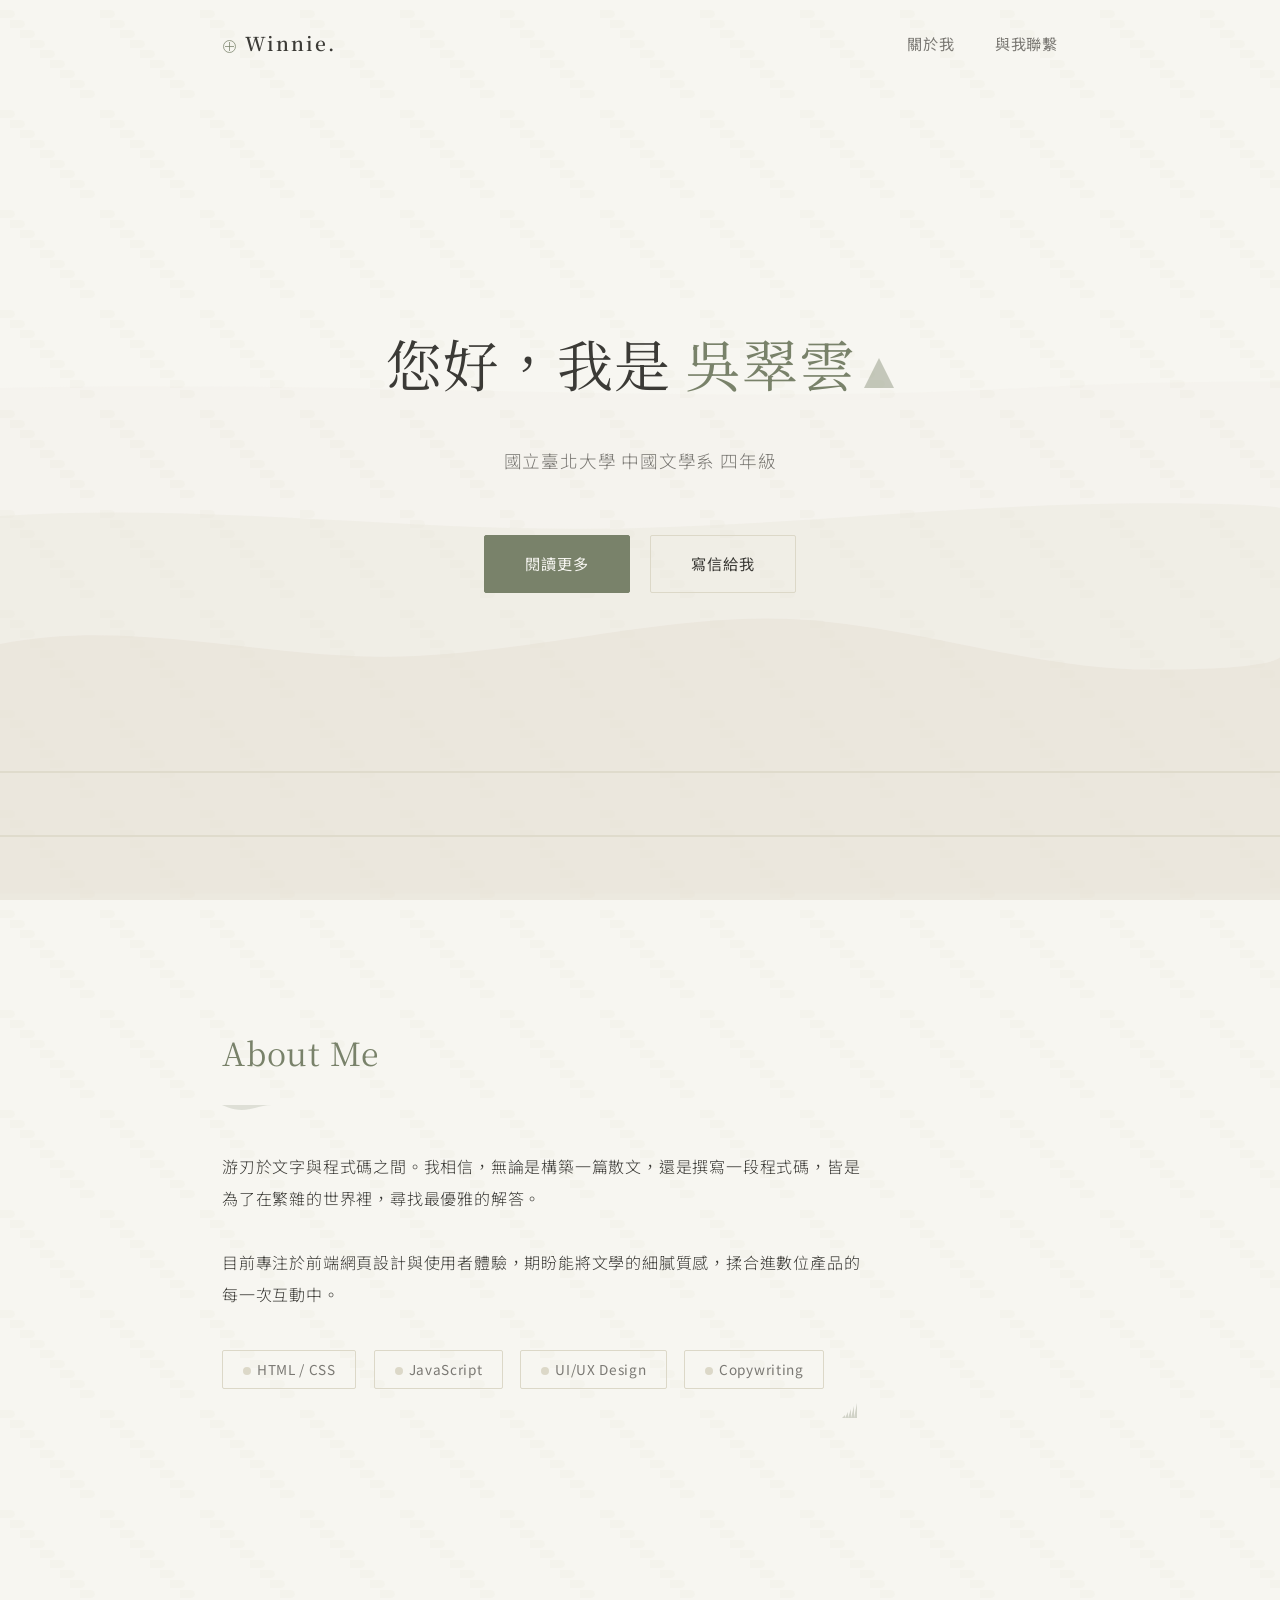
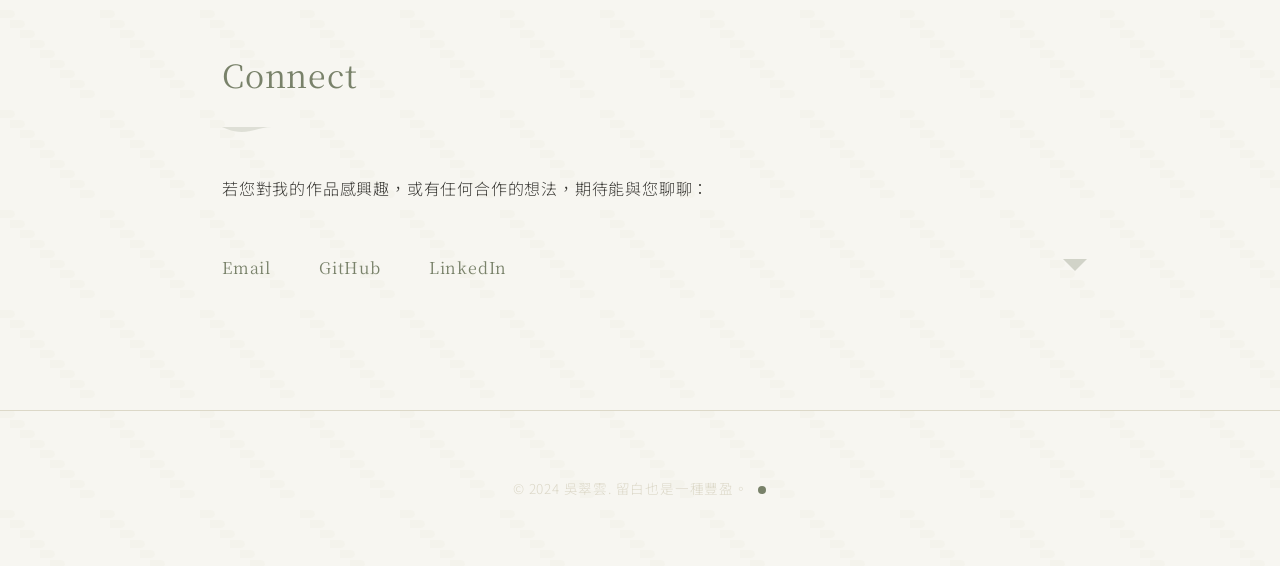
<file: index.html>
<!DOCTYPE html>
<html lang="zh-Hant">
<head>
    <meta charset="UTF-8">
    <meta name="viewport" content="width=device-width, initial-scale=1.0">
    <title>Winnie Wu | 吳翠雲</title>
    <link href="https://fonts.googleapis.com/css2?family=Noto+Serif+TC:wght@400;600&family=Noto+Sans+TC:wght@300;400;500&display=swap" rel="stylesheet">
    <link rel="stylesheet" href="styles.css">
</head>
<body>

    <nav class="navbar">
        <div class="container">
            <div class="logo">Winnie.</div>
            <ul class="nav-links">
                <li><a href="#about">關於我</a></li>
                <li><a href="#contact">與我聯繫</a></li>
            </ul>
        </div>
    </nav>

    <header class="hero section">
        <div class="container">
            <h1 class="hero-title">您好，我是 <span class="highlight">吳翠雲</span></h1>
            <p class="hero-subtitle">國立臺北大學 中國文學系 四年級</p>
            <div class="hero-cta">
                <a href="#about" class="btn btn-primary">閱讀更多</a>
                <a href="#contact" class="btn btn-outline">寫信給我</a>
            </div>
        </div>
    </header>

    <section id="about" class="about section">
        <div class="container">
            <h2 class="section-title">About Me</h2>
            <div class="about-content with-pattern">
                <p>
                    游刃於文字與程式碼之間。我相信，無論是構築一篇散文，還是撰寫一段程式碼，皆是為了在繁雜的世界裡，尋找最優雅的解答。<br><br>
                    目前專注於前端網頁設計與使用者體驗，期盼能將文學的細膩質感，揉合進數位產品的每一次互動中。
                </p>
                <div class="skills-tags">
                    <span class="tag">HTML / CSS</span>
                    <span class="tag">JavaScript</span>
                    <span class="tag">UI/UX Design</span>
                    <span class="tag">Copywriting</span>
                </div>
            </div>
        </div>
    </section>

    <section id="contact" class="contact section">
        <div class="container">
            <h2 class="section-title">Connect</h2>
            <p class="contact-desc">若您對我的作品感興趣，或有任何合作的想法，期待能與您聊聊：</p>
            <div class="contact-links">
                <a href="mailto:s411181018@gm.ntpu.edu.tw.com" class="contact-item">Email</a>
                <a href="https://github.com/your-username" target="_blank" class="contact-item">GitHub</a>
                <a href="https://linkedin.com/in/your-profile" target="_blank" class="contact-item">LinkedIn</a>
            </div>
        </div>
    </section>

    <footer class="footer">
        <p>&copy; 2024 吳翠雲. 留白也是一種豐盈。</p>
    </footer>

    <script src="script.js"></script>
</body>
</html>
</file>
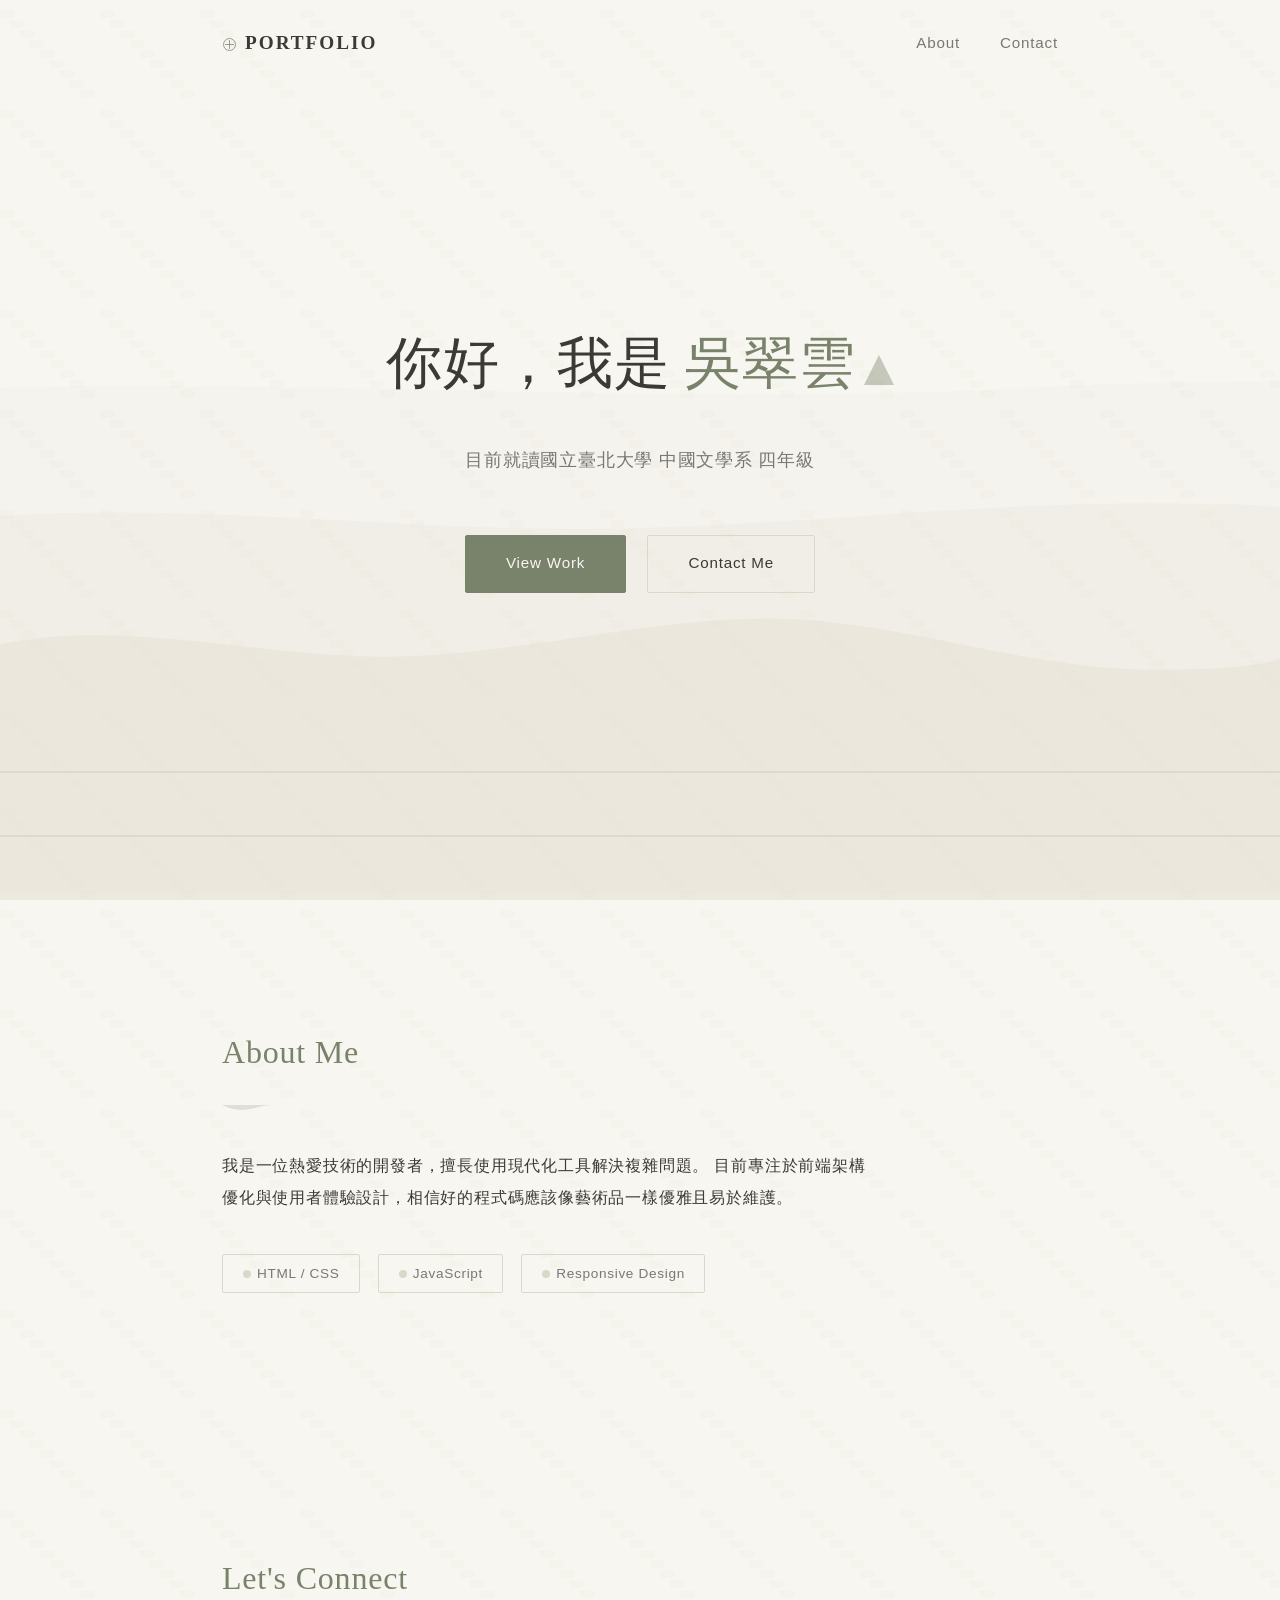
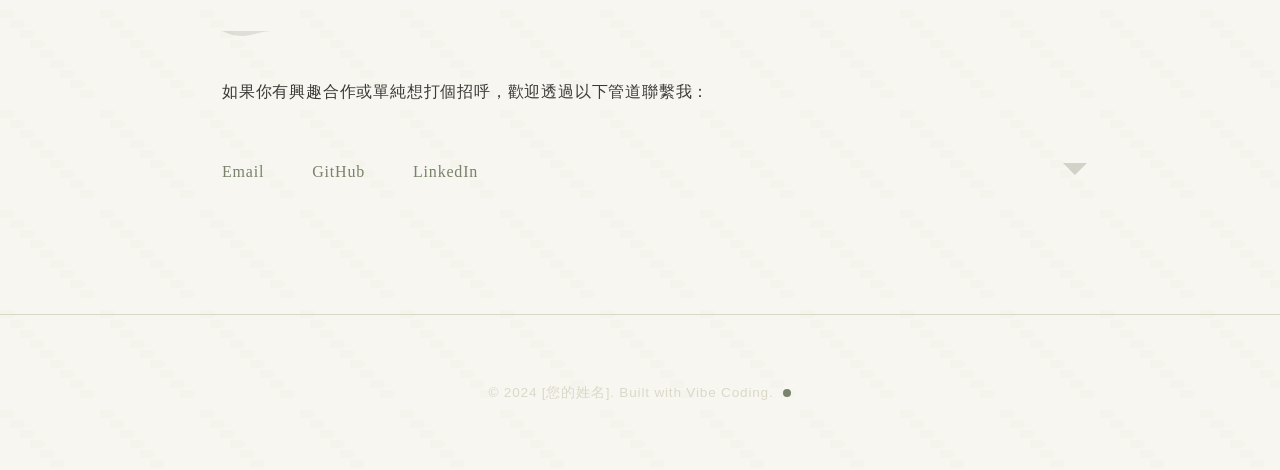
<file: 411181018 .html>
<!DOCTYPE html>
<html lang="zh-Hant">
<head>
    <meta charset="UTF-8">
    <meta name="viewport" content="width=device-width, initial-scale=1.0">
    <title>Winnie作品集</title>
    <link rel="stylesheet" href="styles.css">
</head>
<body>

    <nav class="navbar">
        <div class="container">
            <div class="logo">PORTFOLIO</div>
            <ul class="nav-links">
                <li><a href="#about">About</a></li>
                <li><a href="#contact">Contact</a></li>
            </ul>
        </div>
    </nav>

    <header class="hero section">
        <div class="container">
            <h1 class="hero-title">你好，我是 <span class="highlight">吳翠雲</span></h1>
            <p class="hero-subtitle">目前就讀國立臺北大學 中國文學系 四年級</p>
            <div class="hero-cta">
                <a href="#about" class="btn btn-primary">View Work</a>
                <a href="#contact" class="btn btn-outline">Contact Me</a>
            </div>
        </div>
    </header>

    <section id="about" class="about section">
        <div class="container">
            <h2 class="section-title">About Me</h2>
            <div class="about-content">
                <p>
                    我是一位熱愛技術的開發者，擅長使用現代化工具解決複雜問題。
                    目前專注於前端架構優化與使用者體驗設計，相信好的程式碼應該像藝術品一樣優雅且易於維護。
                </p>
                <div class="skills-tags">
                    <span class="tag">HTML / CSS</span>
                    <span class="tag">JavaScript</span>
                    <span class="tag">Responsive Design</span>
                </div>
            </div>
        </div>
    </section>

    <section id="contact" class="contact section">
        <div class="container">
            <h2 class="section-title">Let's Connect</h2>
            <p class="contact-desc">如果你有興趣合作或單純想打個招呼，歡迎透過以下管道聯繫我：</p>
            <div class="contact-links">
                <a href="mailto:your-email@example.com" class="contact-item">Email</a>
                <a href="https://github.com/your-username" target="_blank" class="contact-item">GitHub</a>
                <a href="https://linkedin.com/in/your-profile" target="_blank" class="contact-item">LinkedIn</a>
            </div>
        </div>
    </section>

    <footer class="footer">
        <p>&copy; 2024 [您的姓名]. Built with Vibe Coding.</p>
    </footer>

    <script src="script.js"></script>
</body>
</html>
</file>
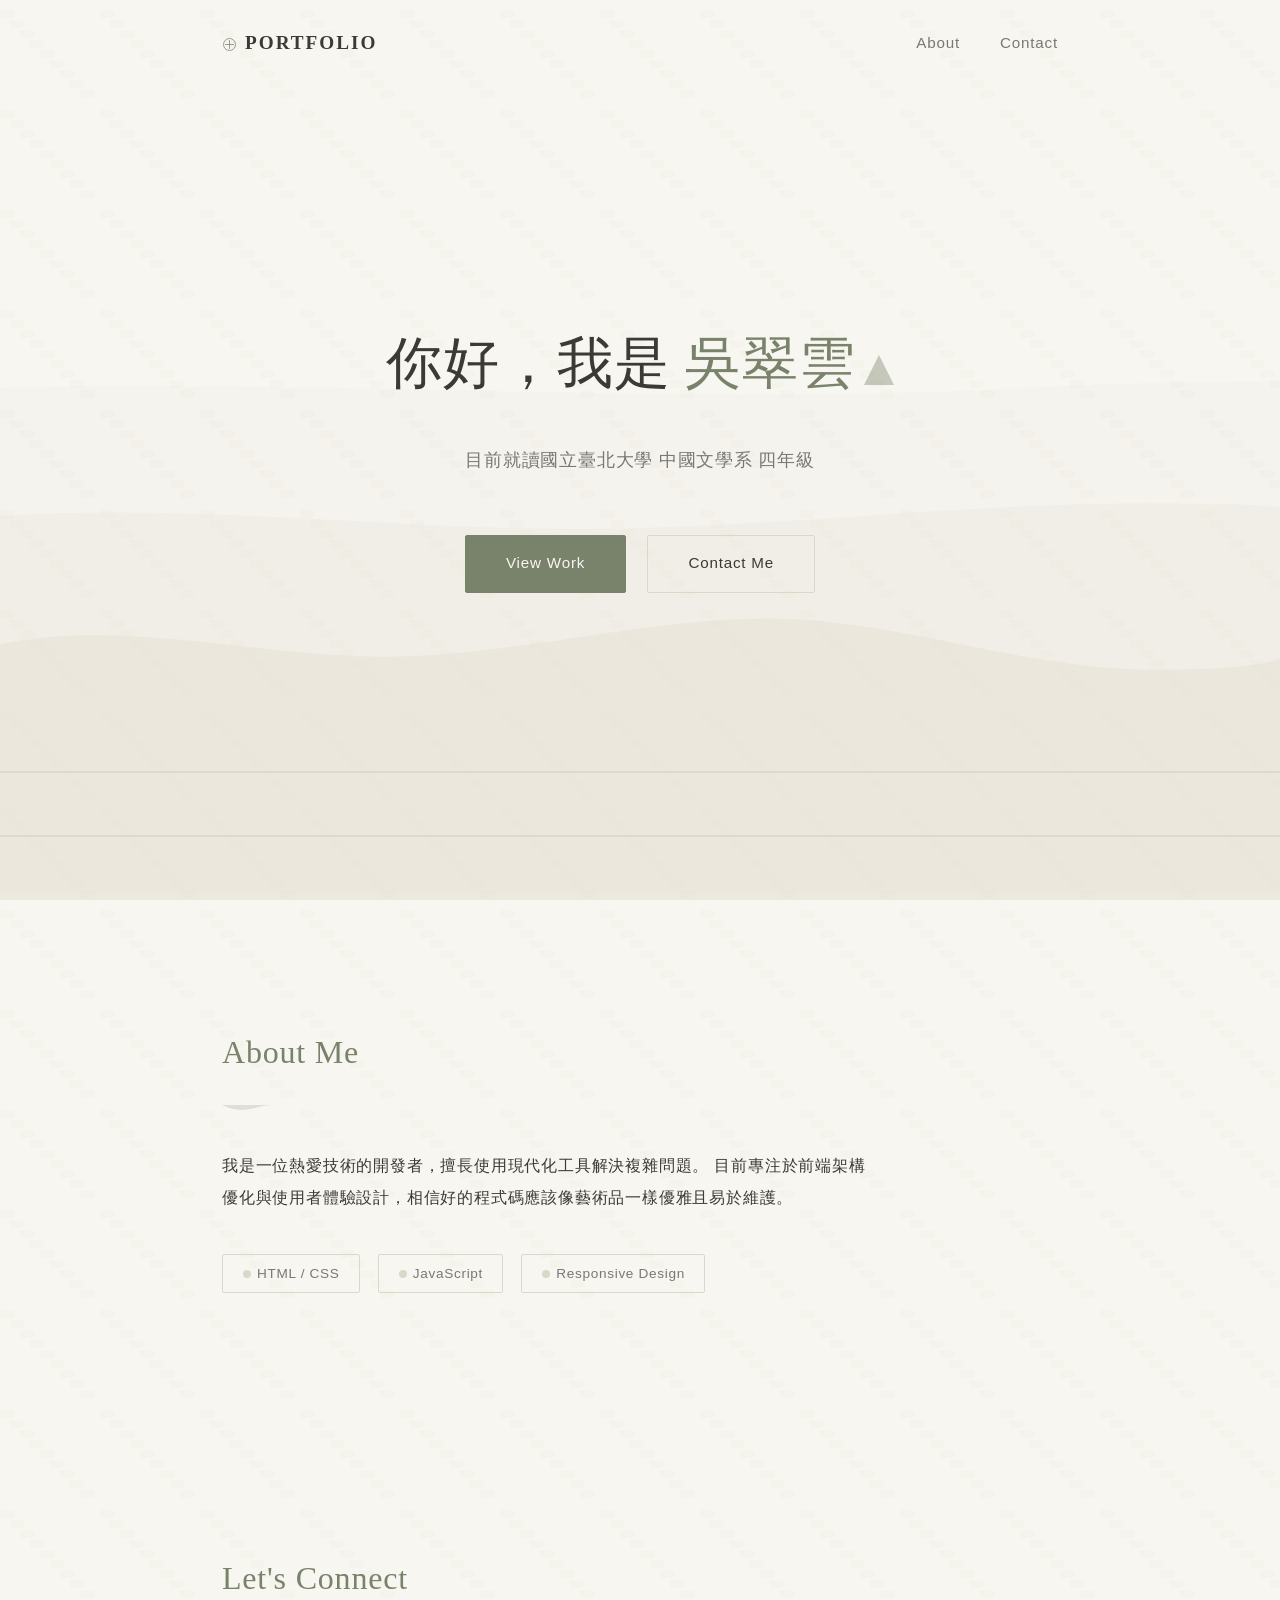
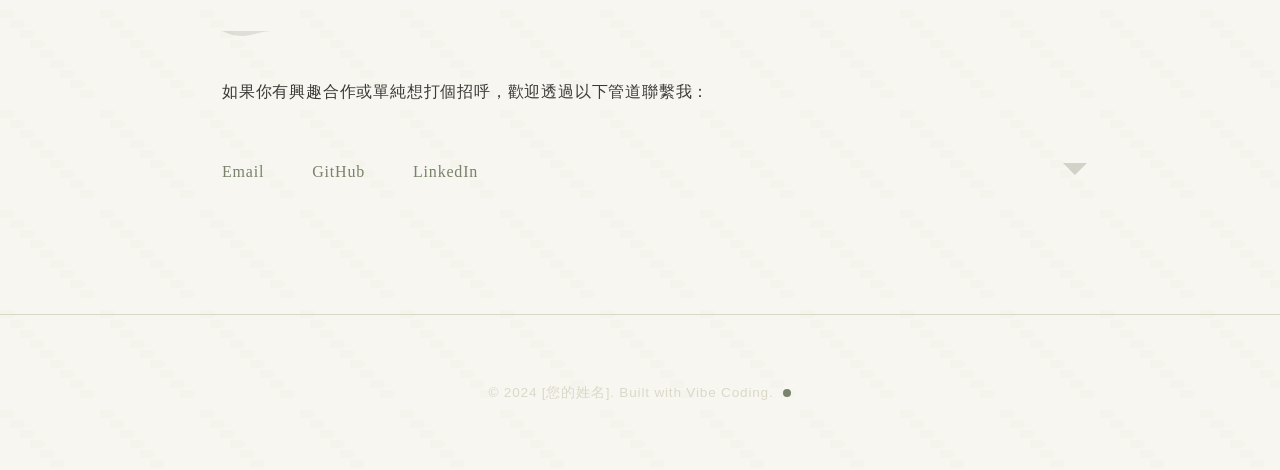
<file: index .html>
<!DOCTYPE html>
<html lang="zh-Hant">
<head>
    <meta charset="UTF-8">
    <meta name="viewport" content="width=device-width, initial-scale=1.0">
    <title>Winnie Wu</title>
    <link rel="stylesheet" href="styles.css">
</head>
<body>

    <nav class="navbar">
        <div class="container">
            <div class="logo">PORTFOLIO</div>
            <ul class="nav-links">
                <li><a href="#about">About</a></li>
                <li><a href="#contact">Contact</a></li>
            </ul>
        </div>
    </nav>

    <header class="hero section">
        <div class="container">
            <h1 class="hero-title">你好，我是 <span class="highlight">吳翠雲</span></h1>
            <p class="hero-subtitle">目前就讀國立臺北大學 中國文學系 四年級</p>
            <div class="hero-cta">
                <a href="#about" class="btn btn-primary">View Work</a>
                <a href="#contact" class="btn btn-outline">Contact Me</a>
            </div>
        </div>
    </header>

    <section id="about" class="about section">
        <div class="container">
            <h2 class="section-title">About Me</h2>
            <div class="about-content">
                <p>
                    我是一位熱愛技術的開發者，擅長使用現代化工具解決複雜問題。
                    目前專注於前端架構優化與使用者體驗設計，相信好的程式碼應該像藝術品一樣優雅且易於維護。
                </p>
                <div class="skills-tags">
                    <span class="tag">HTML / CSS</span>
                    <span class="tag">JavaScript</span>
                    <span class="tag">Responsive Design</span>
                </div>
            </div>
        </div>
    </section>

    <section id="contact" class="contact section">
        <div class="container">
            <h2 class="section-title">Let's Connect</h2>
            <p class="contact-desc">如果你有興趣合作或單純想打個招呼，歡迎透過以下管道聯繫我：</p>
            <div class="contact-links">
                <a href="mailto:your-email@example.com" class="contact-item">Email</a>
                <a href="https://github.com/your-username" target="_blank" class="contact-item">GitHub</a>
                <a href="https://linkedin.com/in/your-profile" target="_blank" class="contact-item">LinkedIn</a>
            </div>
        </div>
    </section>

    <footer class="footer">
        <p>&copy; 2024 [您的姓名]. Built with Vibe Coding.</p>
    </footer>

    <script src="script.js"></script>
</body>
</html>
</file>
<file: styles.css>
/* --- 基礎變數與重置 --- */
:root {
    --bg-color: #F7F6F1;       /* 米白宣紙色 */
    --text-color: #3B3A36;     /* 墨灰色 */
    --accent-color: #79826A;   /* 艾綠色 (文青感強調色) */
    --secondary-text: #7A7873; /* 淺灰色 */
    --border-color: #DCD8C8;   /* 邊框色 */
    --container-width: 900px;  /* 稍微縮小寬度，讓版面更集中 */
    
    /* 古風圖案相關變數 */
    --pattern-color: #E2E0D8;  /* 極淺的圖案色 */
}

* {
    margin: 0;
    padding: 0;
    box-sizing: border-box;
}

html {
    scroll-behavior: smooth;
}

body {
    /* 內文使用黑體，保持易讀性 */
    font-family: 'Noto Sans TC', sans-serif;
    background-color: var(--bg-color);
    
    /* 1. 加入淡淡的墨跡/宣紙紋理作為整個背景 */
    background-image: url('data:image/svg+xml;utf8,<svg xmlns="http://www.w3.org/2000/svg" width="100" height="100" viewBox="0 0 100 100"><path d="M0 0h100v100H0z" fill="none" /><path d="M10 10c2.5 0 5 1.5 5 4s-2.5 4-5 4H0V10zM20 20c2.5 0 5 1.5 5 4s-2.5 4-5 4H10V20zM30 30c2.5 0 5 1.5 5 4s-2.5 4-5 4H20V30zM40 40c2.5 0 5 1.5 5 4s-2.5 4-5 4H30V40zM50 50c2.5 0 5 1.5 5 4s-2.5 4-5 4H40V50zM60 60c2.5 0 5 1.5 5 4s-2.5 4-5 4H50V60zM70 70c2.5 0 5 1.5 5 4s-2.5 4-5 4H60V70zM80 80c2.5 0 5 1.5 5 4s-2.5 4-5 4H70V80zM90 90c2.5 0 5 1.5 5 4s-2.5 4-5 4H80V90z" fill="%23DCD8C8" fill-opacity="0.1" /></svg>'); 
    
    color: var(--text-color);
    line-height: 2; /* 增加行距，提升呼吸感 */
    letter-spacing: 0.05em; /* 稍微增加字距 */
}

/* 標題使用宋體/明體，增加文學感 */
h1, h2, h3, .logo, .hero-title, .section-title {
    font-family: 'Noto Serif TC', serif;
}

.container {
    max-width: var(--container-width);
    margin: 0 auto;
    padding: 0 2rem;
}

.section {
    padding: 120px 0; /* 增加上下留白 */
    position: relative; /* 用於放置 Section 級別的圖案 */
}

.section-title {
    font-size: 2rem;
    margin-bottom: 2.5rem;
    font-weight: 400;
    color: var(--accent-color);
    position: relative; /* 用於放置雲紋裝飾 */
}

/* 2. 在 Section 標題下方加入雲紋裝飾線 */
.section-title::after {
    content: "";
    display: block;
    width: 60px;
    height: 10px;
    /* 這裡使用一個簡單的 SVG 雲紋圖案數據 */
    background-image: url('data:image/svg+xml;utf8,<svg xmlns="http://www.w3.org/2000/svg" viewBox="0 0 100 20"><path d="M0 10s20 10 40 10 40-10 60-10H0z" fill="%2379826A" fill-opacity="0.2" /></svg>'); 
    background-size: contain;
    background-repeat: no-repeat;
    margin-top: 1rem;
    left: 0;
}

/* --- 導航列 --- */
.navbar {
    padding: 1.5rem 0;
    position: fixed;
    width: 100%;
    top: 0;
    background: transparent; /* 初始透明 */
    transition: all 0.4s ease;
    z-index: 1000;
}

.navbar .container {
    display: flex;
    justify-content: space-between;
    align-items: center;
}

.logo {
    font-size: 1.2rem;
    font-weight: 600;
    letter-spacing: 2px;
    color: var(--text-color);
    position: relative;
}

/* 3. 在 Logo 旁加入一個小小印章風格的圖案 */
.logo::before {
    content: "";
    display: inline-block;
    width: 15px;
    height: 15px;
    background-image: url('data:image/svg+xml;utf8,<svg xmlns="http://www.w3.org/2000/svg" viewBox="0 0 100 100"><circle cx="50" cy="50" r="40" stroke="%2379826A" stroke-width="5" fill="none"/><path d="M50 20 L50 80 M20 50 L80 50" stroke="%2379826A" stroke-width="5"/></svg>'); 
    background-size: contain;
    margin-right: 0.5rem;
    vertical-align: middle;
}

.nav-links {
    display: flex;
    list-style: none;
}

.nav-links li {
    margin-left: 2.5rem;
}

.nav-links a {
    text-decoration: none;
    color: var(--secondary-text);
    font-size: 0.95rem;
    transition: color 0.3s;
}

.nav-links a:hover {
    color: var(--accent-color);
}

/* --- Hero Section --- */
.hero {
    height: 100vh;
    display: flex;
    align-items: center;
    justify-content: center;
    text-align: center;
    
    /* 4. 在 Hero section 下方加入淡淡的水墨山水背景圖 */
    background-image: url('data:image/svg+xml;utf8,<svg xmlns="http://www.w3.org/2000/svg" viewBox="0 0 1000 1000"><path d="M0 800c100-20 200 10 300 10s200-30 300-30 200 40 300 40 100-10 100-10v200H0V800z" fill="%23DCD8C8" fill-opacity="0.3"/><path d="M0 700c150-10 300 10 450 10s300-20 450-20 100 10 100 10v300H0V700z" fill="%23DCD8C8" fill-opacity="0.2"/><path d="M0 600c200-5 400 5 600 5s200-10 400-10h100v400H0V600z" fill="%23DCD8C8" fill-opacity="0.1"/><path d="M0 900 L1000 900 M 0 950 L 1000 950" stroke="%23DCD8C8" stroke-width="1" fill="none"/></svg>'); 
    background-size: cover;
    background-position: bottom;
    background-repeat: no-repeat;
}

.hero-title {
    font-size: 3.5rem;
    font-weight: 400;
    margin-bottom: 1.5rem;
    color: var(--text-color);
    position: relative;
    z-index: 1; /* 確保文字在圖案上方 */
}

/* 5. 在 Hero 標題右側加一個小小梅花圖案 */
.hero-title::after {
    content: "";
    display: inline-block;
    width: 30px;
    height: 30px;
    background-image: url('data:image/svg+xml;utf8,<svg xmlns="http://www.w3.org/2000/svg" viewBox="0 0 100 100"><path d="M50 0 L 100 100 L 0 100 Z" fill="%2379826A" fill-opacity="0.4" /></svg>'); 
    background-size: contain;
    margin-left: 0.5rem;
    vertical-align: middle;
}

.highlight {
    color: var(--accent-color);
}

.hero-subtitle {
    font-size: 1.1rem;
    color: var(--secondary-text);
    margin-bottom: 3.5rem;
    font-weight: 300;
    position: relative;
    z-index: 1;
}

.hero-cta {
    position: relative;
    z-index: 1;
}

/* --- 按鈕樣式 --- */
.btn {
    display: inline-block;
    padding: 0.8rem 2.5rem;
    border-radius: 2px; /* 俐落的小圓角 */
    text-decoration: none;
    font-size: 0.95rem;
    transition: all 0.3s ease;
    margin: 0 0.5rem;
}

.btn-primary {
    background-color: var(--accent-color);
    color: #F7F6F1;
    border: 1px solid var(--accent-color);
}

.btn-primary:hover {
    background-color: transparent;
    color: var(--accent-color);
}

.btn-outline {
    border: 1px solid var(--border-color);
    color: var(--text-color);
}

.btn-outline:hover {
    border-color: var(--accent-color);
    color: var(--accent-color);
}

/* --- About & Tags --- */
.about-content {
    max-width: 650px; /* 限制寬度讓閱讀體驗更好 */
    position: relative;
}

/* 6. 在 About section 段落下方放置一個小小竹子插圖 */
.about-content.with-pattern p::after {
    content: "";
    display: block;
    width: 30px;
    height: 30px;
    background-image: url('data:image/svg+xml;utf8,<svg xmlns="http://www.w3.org/2000/svg" viewBox="0 0 100 100"><path d="M0 100 L 10 90 L 10 100 Z M 10 100 L 20 80 L 20 100 Z M 20 100 L 30 70 L 30 100 Z M 30 100 L 40 60 L 40 100 Z M 40 100 L 50 50 L 50 100 Z" fill="%2379826A" fill-opacity="0.3"/></svg>'); 
    background-size: contain;
    background-repeat: no-repeat;
    position: absolute;
    bottom: -1rem;
    right: 0;
}

.about-content p {
    color: var(--text-color);
    font-weight: 300;
}

.skills-tags {
    margin-top: 2.5rem;
    position: relative;
}

.tag {
    display: inline-block;
    background: transparent;
    border: 1px solid var(--border-color);
    color: var(--secondary-text);
    padding: 0.3rem 1.2rem;
    border-radius: 2px;
    font-size: 0.85rem;
    margin-right: 0.8rem;
    margin-bottom: 0.8rem;
    letter-spacing: 0.05em;
    position: relative;
}

/* 7. 在標籤前加一個小小圓形印章 */
.tag::before {
    content: "";
    display: inline-block;
    width: 10px;
    height: 10px;
    background-image: url('data:image/svg+xml;utf8,<svg xmlns="http://www.w3.org/2000/svg" viewBox="0 0 100 100"><circle cx="50" cy="50" r="40" fill="%23DCD8C8"/></svg>'); 
    background-size: contain;
    margin-right: 0.3rem;
    vertical-align: middle;
}

/* --- Contact --- */
.contact-desc {
    font-weight: 300;
    color: var(--text-color);
}

.contact-links {
    display: flex;
    gap: 3rem;
    margin-top: 3rem;
    position: relative;
}

/* 8. 在聯繫連結旁放置一個淡淡的飛鳥插圖 */
.contact-links::after {
    content: "";
    display: block;
    width: 30px;
    height: 30px;
    background-image: url('data:image/svg+xml;utf8,<svg xmlns="http://www.w3.org/2000/svg" viewBox="0 0 100 100"><path d="M 10 10 C 20 20, 30 30, 40 40 L 50 50 L 60 40 C 70 30, 80 20, 90 10 Z" fill="%2379826A" fill-opacity="0.3"/></svg>'); 
    background-size: contain;
    background-repeat: no-repeat;
    position: absolute;
    top: 50%;
    right: -2rem;
    transform: translateY(-50%);
}

.contact-item {
    color: var(--accent-color);
    text-decoration: none;
    font-size: 1rem;
    padding-bottom: 5px;
    border-bottom: 1px solid transparent;
    transition: border-color 0.3s;
    font-family: 'Noto Serif TC', serif;
}

.contact-item:hover {
    border-bottom: 1px solid var(--accent-color);
}

/* --- Footer --- */
.footer {
    text-align: center;
    padding: 4rem 0;
    color: var(--border-color);
    font-size: 0.85rem;
    font-weight: 300;
    border-top: 1px solid var(--border-color); /* 加入一條細緻的頂部邊框 */
}

.footer p {
    position: relative;
    display: inline-block;
}

/* 9. 在頁尾下方加一個小小圓形印章 */
.footer p::after {
    content: "";
    display: inline-block;
    width: 10px;
    height: 10px;
    background-image: url('data:image/svg+xml;utf8,<svg xmlns="http://www.w3.org/2000/svg" viewBox="0 0 100 100"><circle cx="50" cy="50" r="40" fill="%2379826A"/></svg>'); 
    background-size: contain;
    margin-left: 0.5rem;
    vertical-align: middle;
}

/* --- Responsive (響應式) --- */
@media (max-width: 768px) {
    .hero-title { font-size: 2.5rem; }
    .section-title { font-size: 1.8rem; }
    .nav-links { display: none; }
    .hero-cta { display: flex; flex-direction: column; gap: 1rem; }
    .btn { margin: 0; }
    .contact-links { flex-direction: column; gap: 1rem; }
}
</file>
